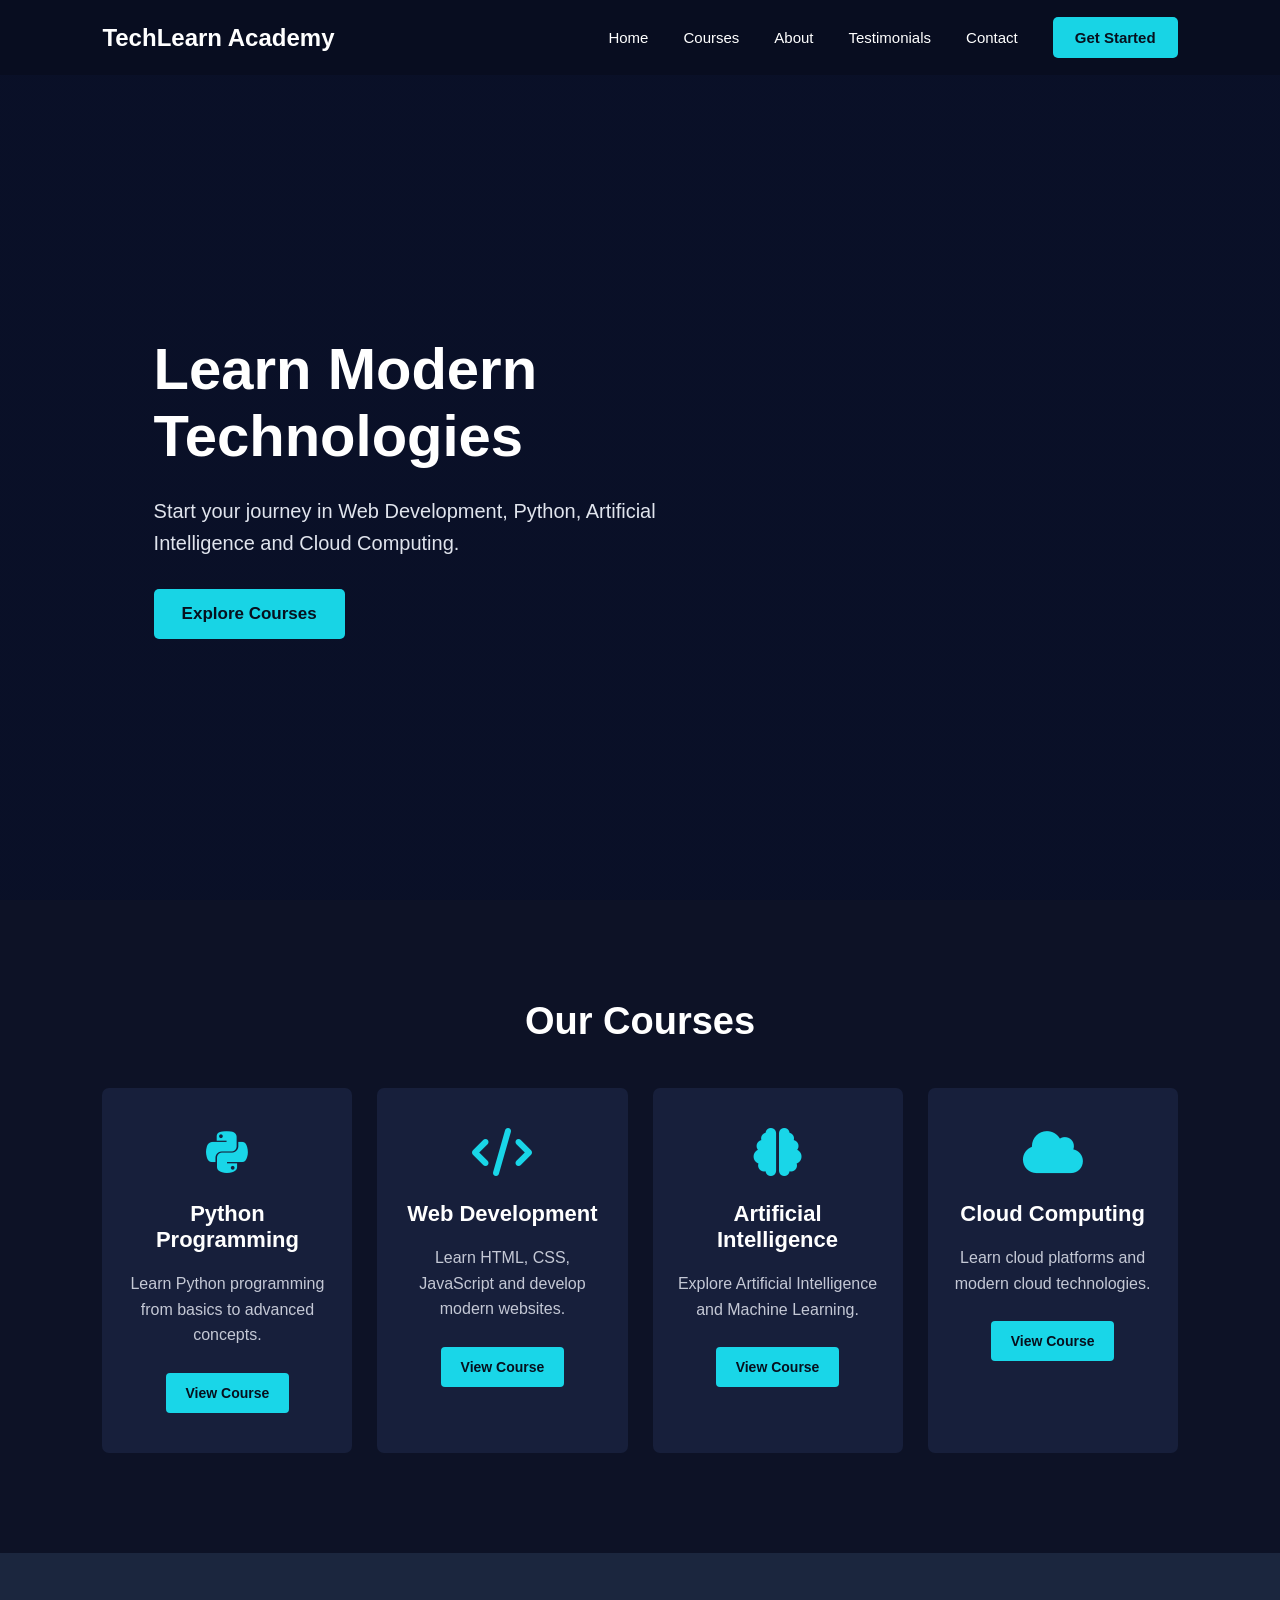
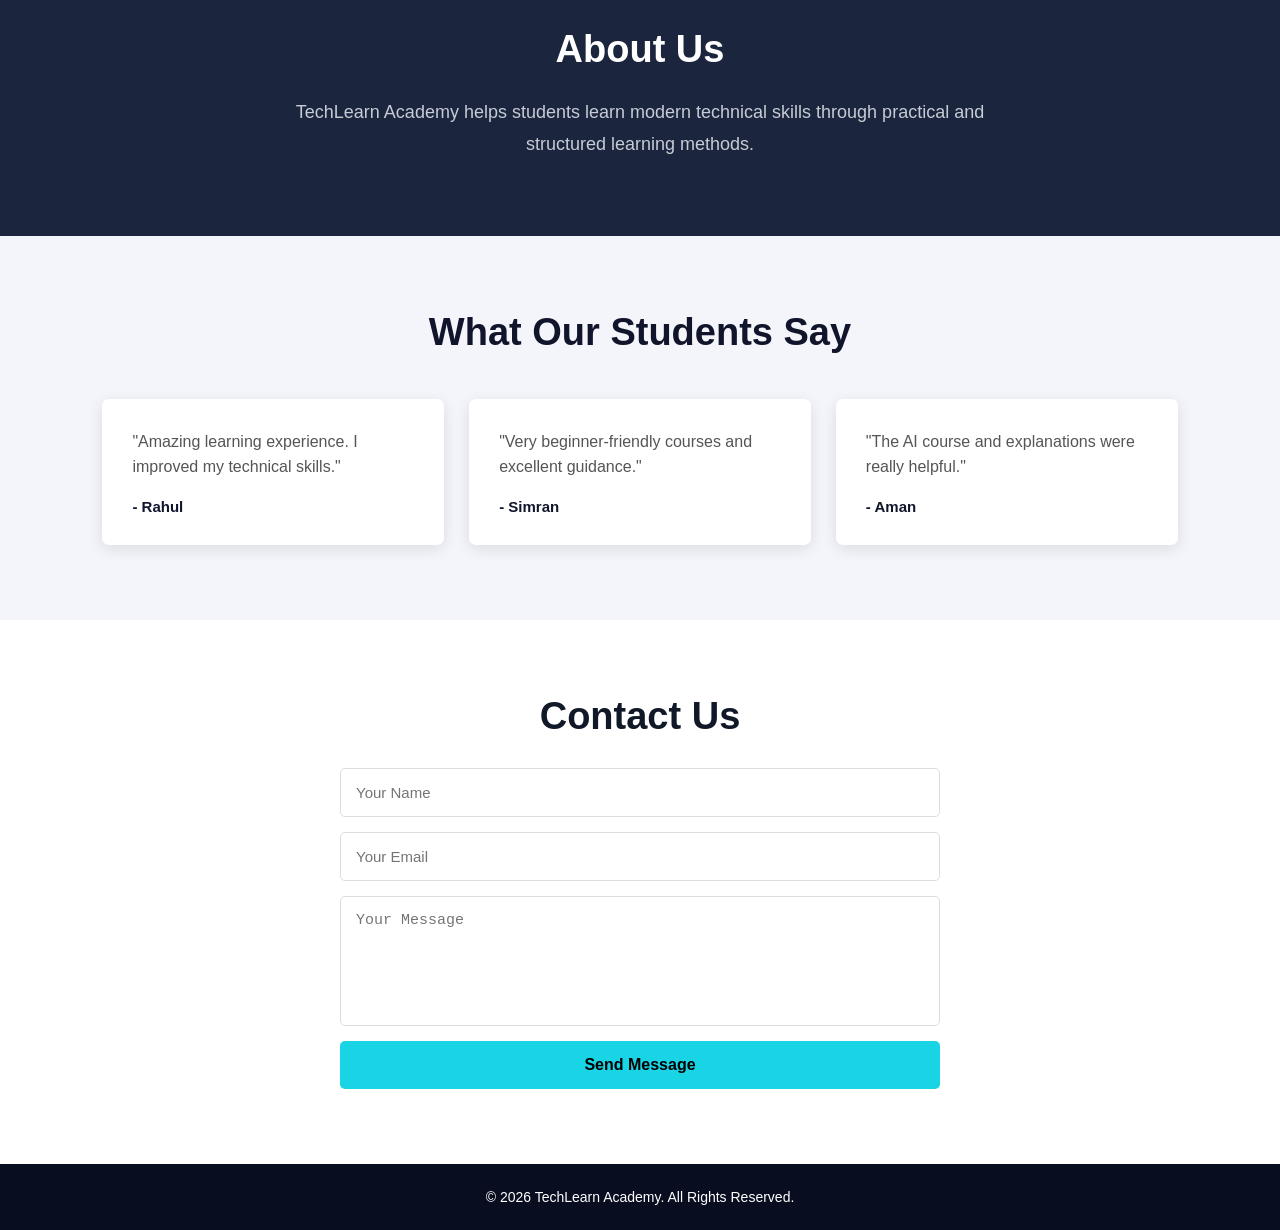
<file: index.html>
<!DOCTYPE html>
<html lang="en">

<head>
    <meta charset="UTF-8">
    <meta name="viewport" content="width=device-width, initial-scale=1.0">

    <title>TechLearn Academy</title>

    <link rel="stylesheet" href="style.css">

    <!-- Font Awesome Icons -->
    <link rel="stylesheet"
        href="https://cdnjs.cloudflare.com/ajax/libs/font-awesome/6.5.1/css/all.min.css">
</head>

<body>

    <!-- Navbar -->
    <nav class="navbar">

        <div class="logo">
            TechLearn Academy
        </div>

        <ul class="nav-links">

            <li>
                <a href="#home">Home</a>
            </li>

            <li>
                <a href="#courses">Courses</a>
            </li>

            <li>
                <a href="#about">About</a>
            </li>

            <li>
                <a href="#testimonials">Testimonials</a>
            </li>

            <li>
                <a href="#contact">Contact</a>
            </li>

            <li>
                <a href="#courses" class="get-started">
                    Get Started
                </a>
            </li>

        </ul>

    </nav>


    <!-- Hero Section -->

    <section id="home" class="hero">

        <div class="hero-content">

            <h1>
                Learn Modern Technologies
            </h1>

            <p>
                Start your journey in Web Development, Python, Artificial Intelligence and Cloud Computing.
            </p>

            <a href="#courses" class="btn">
                Explore Courses
            </a>

        </div>

    </section>


    <!-- Courses Section -->

    <section id="courses" class="courses-section">

        <h2>Our Courses</h2>

        <div class="course-container">


            <!-- Python -->

            <div class="course-card">

                <i class="fa-brands fa-python course-icon"></i>

                <h3>Python Programming</h3>

                <p>
                    Learn Python programming from basics to advanced concepts.
                </p>

                <a href="python.html" class="small-btn">
                    View Course
                </a>

            </div>


            <!-- Web Development -->

            <div class="course-card">

                <i class="fa-solid fa-code course-icon"></i>

                <h3>Web Development</h3>

                <p>
                    Learn HTML, CSS, JavaScript and develop modern websites.
                </p>

                <a href="web.html" class="small-btn">
                    View Course
                </a>

            </div>


            <!-- AI -->

            <div class="course-card">

                <i class="fa-solid fa-brain course-icon"></i>

                <h3>Artificial Intelligence</h3>

                <p>
                    Explore Artificial Intelligence and Machine Learning.
                </p>

                <a href="ai.html" class="small-btn">
                    View Course
                </a>

            </div>


            <!-- Cloud -->

            <div class="course-card">

                <i class="fa-solid fa-cloud course-icon"></i>

                <h3>Cloud Computing</h3>

                <p>
                    Learn cloud platforms and modern cloud technologies.
                </p>

                <a href="cloud.html" class="small-btn">
                    View Course
                </a>

            </div>

        </div>

    </section>


    <!-- About Section -->

    <section id="about" class="about-section">

        <h2>About Us</h2>

        <p>
            TechLearn Academy helps students learn modern technical skills
            through practical and structured learning methods.
        </p>

    </section>


    <!-- Testimonials -->

    <section id="testimonials" class="testimonials-section">

        <h2>What Our Students Say</h2>

        <div class="testimonial-container">


            <div class="testimonial-card">

                <p>
                    "Amazing learning experience. I improved my technical skills."
                </p>

                <h4>- Rahul</h4>

            </div>


            <div class="testimonial-card">

                <p>
                    "Very beginner-friendly courses and excellent guidance."
                </p>

                <h4>- Simran</h4>

            </div>


            <div class="testimonial-card">

                <p>
                    "The AI course and explanations were really helpful."
                </p>

                <h4>- Aman</h4>

            </div>

        </div>

    </section>


    <!-- Contact Section -->

    <section id="contact" class="contact-section">

        <h2>Contact Us</h2>

        <form
    id="contactForm"
    action="https://formspree.io/f/mnjeoklr"
    method="POST">

    <input
        type="text"
        id="name"
        name="name"
        placeholder="Your Name"
        required>

    <input
        type="email"
        id="email"
        name="email"
        placeholder="Your Email"
        required>

    <textarea
        id="message"
        name="message"
        placeholder="Your Message"
        required></textarea>

    <button type="submit">
        Send Message
    </button>

</form>

    </section>


    <!-- Footer -->

    <footer>

        <p>
            © 2026 TechLearn Academy. All Rights Reserved.
        </p>

    </footer>


    <script src="script.js"></script>

</body>

</html>
</file>
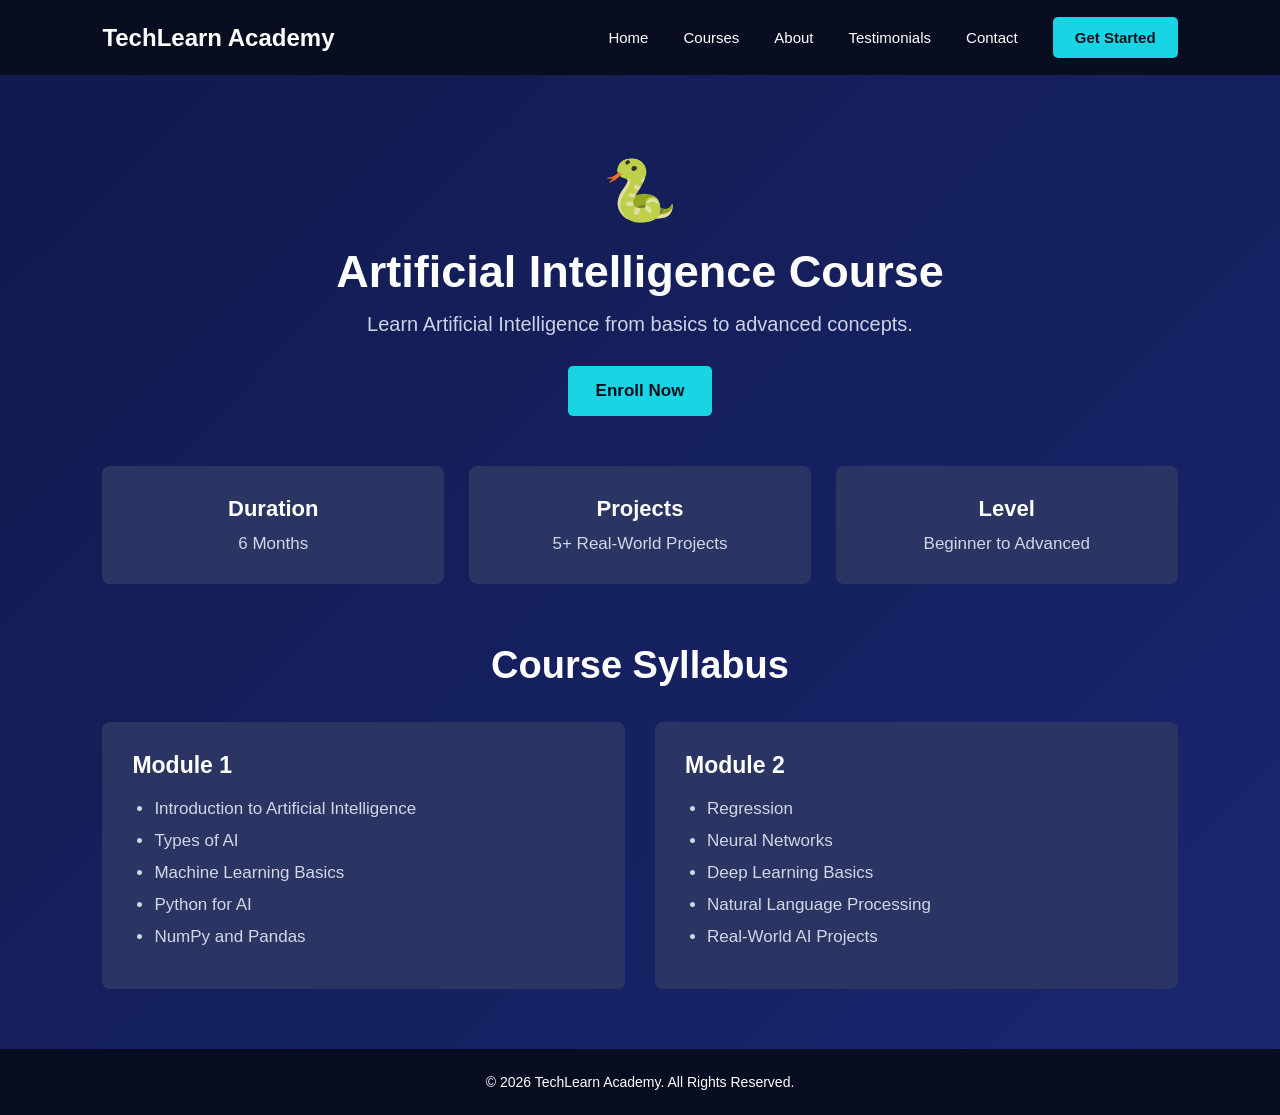
<file: ai.html>
<!DOCTYPE html>
<html lang="en">

<head>

    <meta charset="UTF-8">

    <meta name="viewport"
        content="width=device-width, initial-scale=1.0">

    <title>Artificial Intelligence Course</title>

    <link rel="stylesheet"
        href="style.css">

</head>

<body>


    <nav class="navbar">

        <div class="logo">
            TechLearn Academy
        </div>

        <ul class="nav-links">

            <li>
                <a href="index.html">
                    Home
                </a>
            </li>

            <li>
                <a href="index.html#courses">
                    Courses
                </a>
            </li>

            <li>
                <a href="index.html#about">
                    About
                </a>
            </li>

            <li>
                <a href="index.html#testimonials">
                    Testimonials
                </a>
            </li>

            <li>
                <a href="index.html#contact">
                    Contact
                </a>
            </li>

            <li>
                <a href="index.html#courses"
                    class="get-started">

                    Get Started

                </a>
            </li>

        </ul>

    </nav>


    <section class="course-detail">

        <div class="course-detail-header">

            <div class="course-detail-icon">
                🐍
            </div>

            <h1>
                Artificial Intelligence Course
            </h1>

            <p>
                Learn Artificial Intelligence from basics to advanced concepts.
            </p>

            <a href="index.html#contact"
                class="btn">

                Enroll Now

            </a>

        </div>


        <div class="course-info">

            <div>
                <h3>Duration</h3>
                <p>6 Months</p>
            </div>

            <div>
                <h3>Projects</h3>
                <p>5+ Real-World Projects</p>
            </div>

            <div>
                <h3>Level</h3>
                <p>Beginner to Advanced</p>
            </div>

        </div>


        <h2 id="syllabus">
            Course Syllabus
        </h2>


        <div class="modules">

            <div class="module">

                <h3>Module 1</h3>

                <ul>

                    <li>Introduction to Artificial Intelligence</li>

                    <li>Types of AI</li>

                    <li>Machine Learning Basics</li>

                    <li>Python for AI</li>

                    <li>NumPy and Pandas</li>

                </ul>

            </div>


            <div class="module">

                <h3>Module 2</h3>

                <ul>

                    <li>Regression</li>

                    <li>Neural Networks</li>

                    <li>Deep Learning Basics</li>

                    <li>Natural Language Processing</li>

                    <li>Real-World AI Projects</li>

                </ul>

            </div>

        </div>

    </section>


    <footer>

        <p>
            © 2026 TechLearn Academy. All Rights Reserved.
        </p>

    </footer>


</body>

</html>
</file>
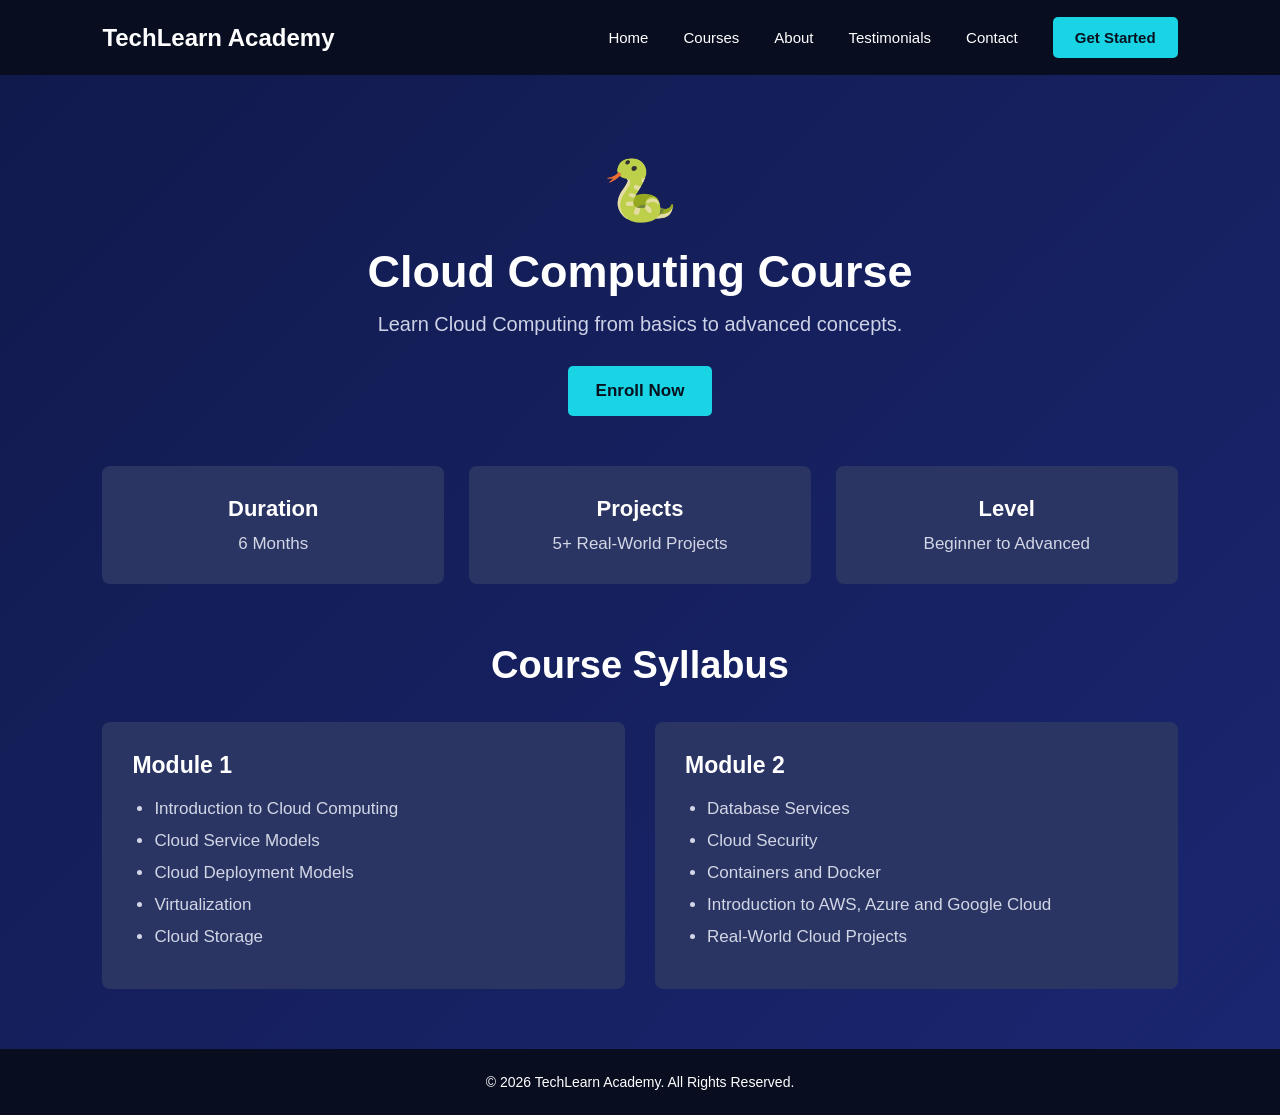
<file: cloud.html>
<!DOCTYPE html>
<html lang="en">

<head>

    <meta charset="UTF-8">

    <meta name="viewport"
        content="width=device-width, initial-scale=1.0">

    <title>Cloud Computing Course</title>

    <link rel="stylesheet"
        href="style.css">

</head>

<body>


    <nav class="navbar">

        <div class="logo">
            TechLearn Academy
        </div>

        <ul class="nav-links">

            <li>
                <a href="index.html">
                    Home
                </a>
            </li>

            <li>
                <a href="index.html#courses">
                    Courses
                </a>
            </li>

            <li>
                <a href="index.html#about">
                    About
                </a>
            </li>

            <li>
                <a href="index.html#testimonials">
                    Testimonials
                </a>
            </li>

            <li>
                <a href="index.html#contact">
                    Contact
                </a>
            </li>

            <li>
                <a href="index.html#courses"
                    class="get-started">

                    Get Started

                </a>
            </li>

        </ul>

    </nav>


    <section class="course-detail">

        <div class="course-detail-header">

            <div class="course-detail-icon">
                🐍
            </div>

            <h1>
                Cloud Computing Course
            </h1>

            <p>
                Learn Cloud Computing from basics to advanced concepts.
            </p>

            <a href="index.html#contact"
                class="btn">

                Enroll Now

            </a>

        </div>


        <div class="course-info">

            <div>
                <h3>Duration</h3>
                <p>6 Months</p>
            </div>

            <div>
                <h3>Projects</h3>
                <p>5+ Real-World Projects</p>
            </div>

            <div>
                <h3>Level</h3>
                <p>Beginner to Advanced</p>
            </div>

        </div>


        <h2 id="syllabus">
            Course Syllabus
        </h2>


        <div class="modules">

            <div class="module">

                <h3>Module 1</h3>

                <ul>

                    <li>Introduction to Cloud Computing</li>

                    <li>Cloud Service Models</li>

                    <li>Cloud Deployment Models</li>

                    <li>Virtualization</li>

                    <li>Cloud Storage</li>

                </ul>

            </div>


            <div class="module">

                <h3>Module 2</h3>

                <ul>

                    <li>Database Services</li>

                    <li>Cloud Security</li>

                    <li>Containers and Docker</li>

                    <li>Introduction to AWS, Azure and Google Cloud</li>

                    <li>Real-World Cloud Projects</li>

                </ul>

            </div>

        </div>

    </section>


    <footer>

        <p>
            © 2026 TechLearn Academy. All Rights Reserved.
        </p>

    </footer>


</body>

</html>
</file>
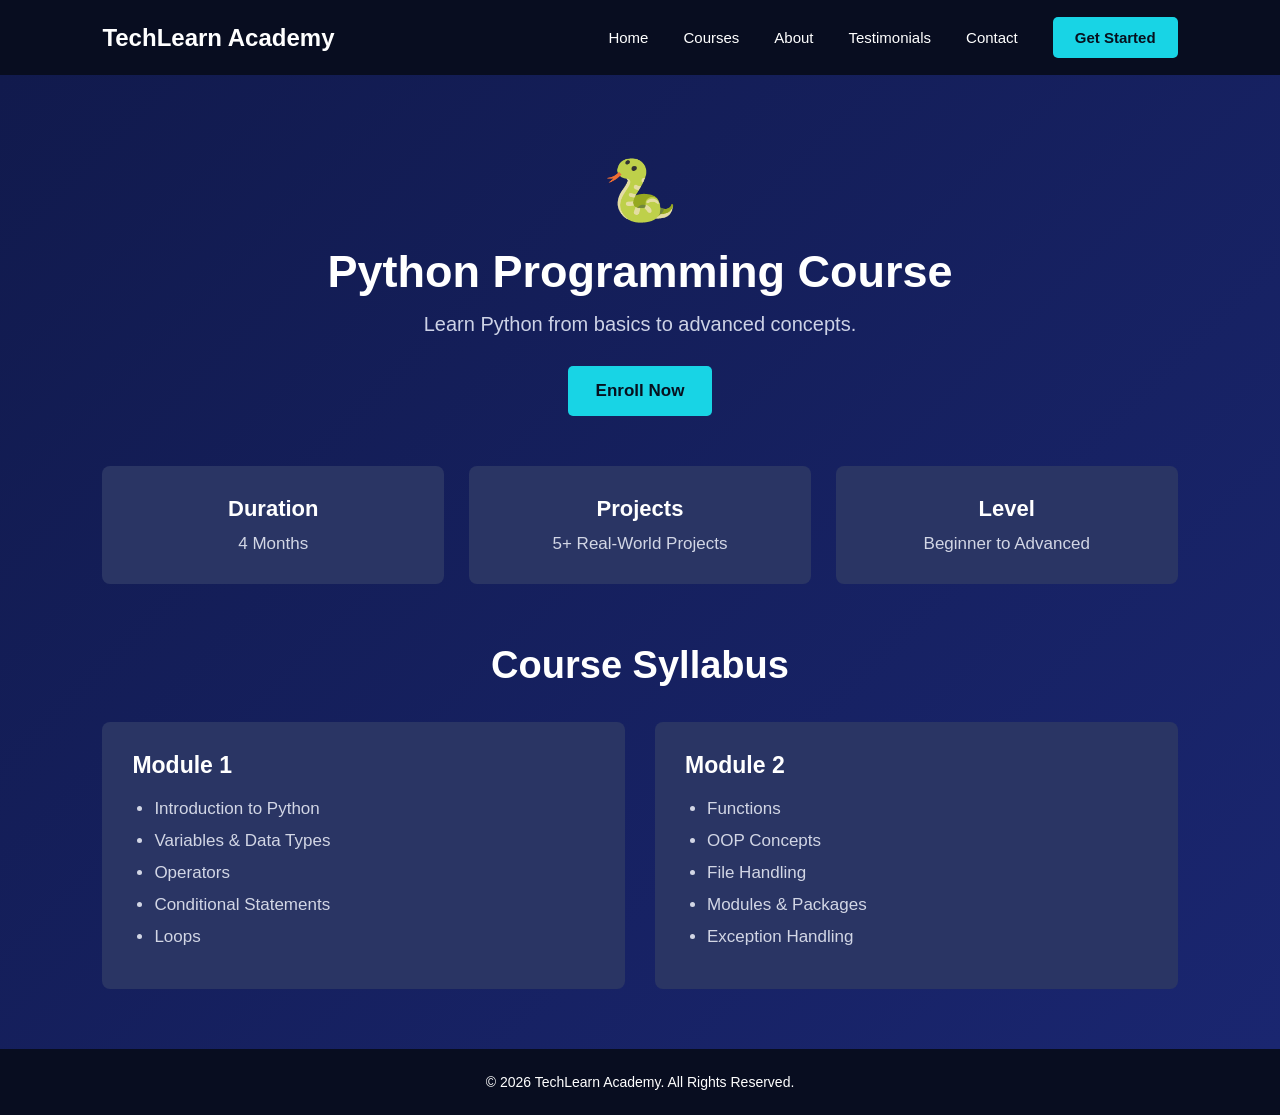
<file: python.html>
<!DOCTYPE html>
<html lang="en">

<head>

    <meta charset="UTF-8">

    <meta name="viewport"
        content="width=device-width, initial-scale=1.0">

    <title>Python Programming Course</title>

    <link rel="stylesheet"
        href="style.css">

</head>

<body>


    <nav class="navbar">

        <div class="logo">
            TechLearn Academy
        </div>

        <ul class="nav-links">

            <li>
                <a href="index.html">
                    Home
                </a>
            </li>

            <li>
                <a href="index.html#courses">
                    Courses
                </a>
            </li>

            <li>
                <a href="index.html#about">
                    About
                </a>
            </li>

            <li>
                <a href="index.html#testimonials">
                    Testimonials
                </a>
            </li>

            <li>
                <a href="index.html#contact">
                    Contact
                </a>
            </li>

            <li>
                <a href="index.html#courses"
                    class="get-started">

                    Get Started

                </a>
            </li>

        </ul>

    </nav>


    <section class="course-detail">

        <div class="course-detail-header">

            <div class="course-detail-icon">
                🐍
            </div>

            <h1>
                Python Programming Course
            </h1>

            <p>
                Learn Python from basics to advanced concepts.
            </p>

            <a href="index.html#contact"
                class="btn">

                Enroll Now

            </a>

        </div>


        <div class="course-info">

            <div>
                <h3>Duration</h3>
                <p>4 Months</p>
            </div>

            <div>
                <h3>Projects</h3>
                <p>5+ Real-World Projects</p>
            </div>

            <div>
                <h3>Level</h3>
                <p>Beginner to Advanced</p>
            </div>

        </div>


        <h2 id="syllabus">
            Course Syllabus
        </h2>


        <div class="modules">

            <div class="module">

                <h3>Module 1</h3>

                <ul>

                    <li>Introduction to Python</li>

                    <li>Variables & Data Types</li>

                    <li>Operators</li>

                    <li>Conditional Statements</li>

                    <li>Loops</li>

                </ul>

            </div>


            <div class="module">

                <h3>Module 2</h3>

                <ul>

                    <li>Functions</li>

                    <li>OOP Concepts</li>

                    <li>File Handling</li>

                    <li>Modules & Packages</li>

                    <li>Exception Handling</li>

                </ul>

            </div>

        </div>

    </section>


    <footer>

        <p>
            © 2026 TechLearn Academy. All Rights Reserved.
        </p>

    </footer>


</body>

</html>
</file>
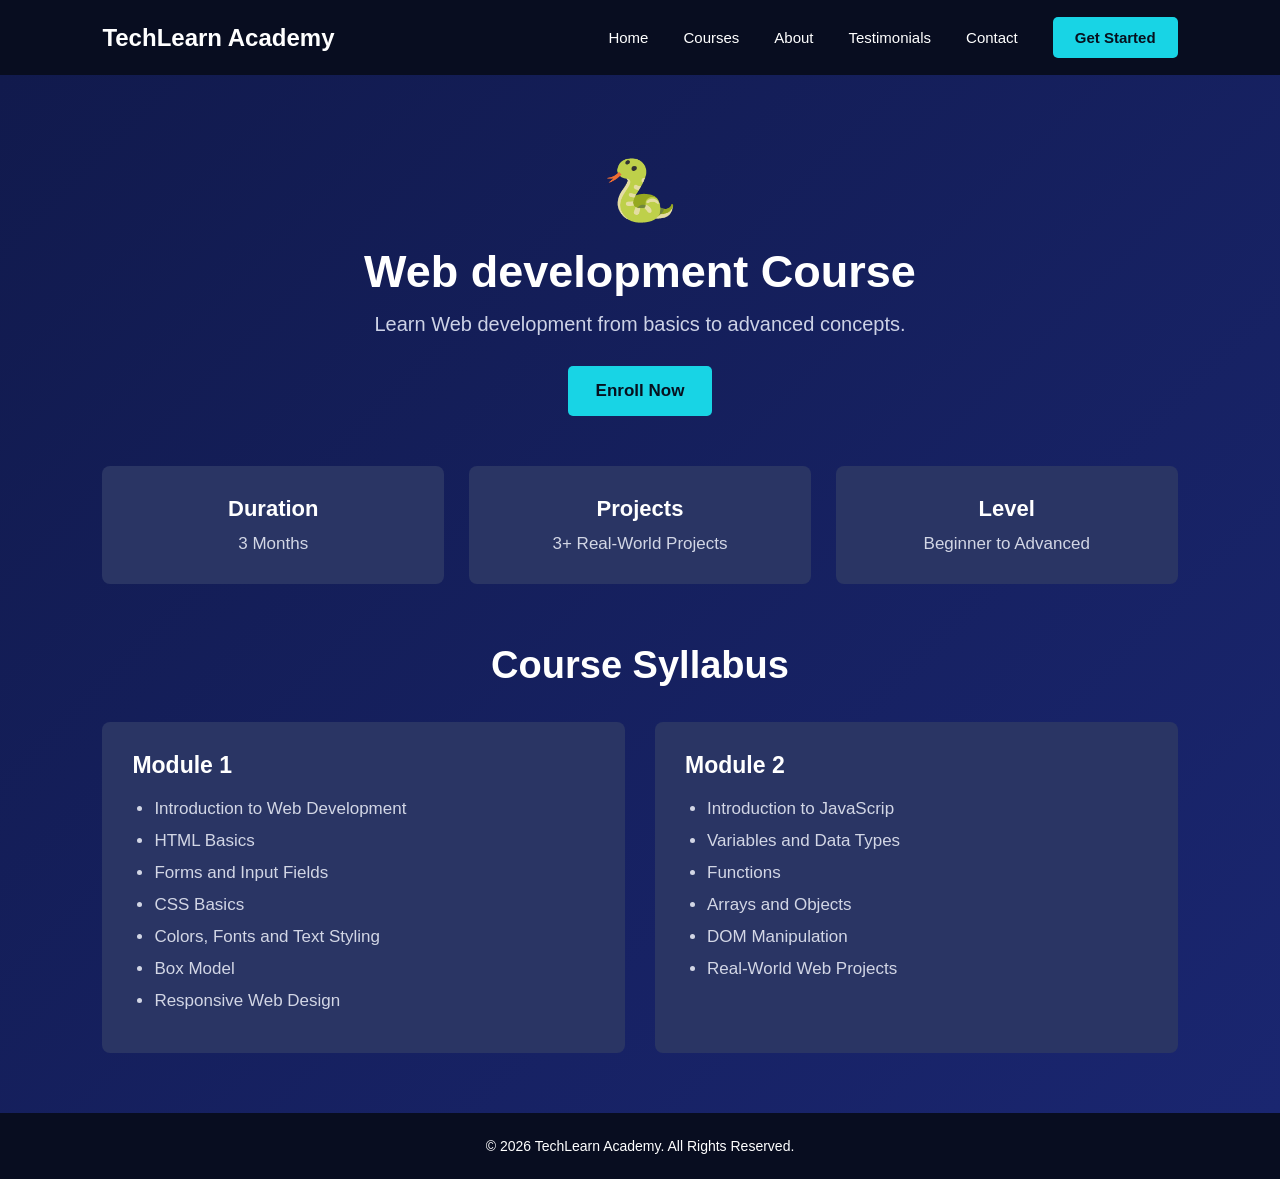
<file: web.html>
<!DOCTYPE html>
<html lang="en">

<head>

    <meta charset="UTF-8">

    <meta name="viewport"
        content="width=device-width, initial-scale=1.0">

    <title>Web development Course</title>

    <link rel="stylesheet"
        href="style.css">

</head>

<body>


    <nav class="navbar">

        <div class="logo">
            TechLearn Academy
        </div>

        <ul class="nav-links">

            <li>
                <a href="index.html">
                    Home
                </a>
            </li>

            <li>
                <a href="index.html#courses">
                    Courses
                </a>
            </li>

            <li>
                <a href="index.html#about">
                    About
                </a>
            </li>

            <li>
                <a href="index.html#testimonials">
                    Testimonials
                </a>
            </li>

            <li>
                <a href="index.html#contact">
                    Contact
                </a>
            </li>

            <li>
                <a href="index.html#courses"
                    class="get-started">

                    Get Started

                </a>
            </li>

        </ul>

    </nav>


    <section class="course-detail">

        <div class="course-detail-header">

            <div class="course-detail-icon">
                🐍
            </div>

            <h1>
                Web development Course
            </h1>

            <p>
                Learn Web development from basics to advanced concepts.
            </p>

            <a href="index.html#contact"
                class="btn">

                Enroll Now

            </a>

        </div>


        <div class="course-info">

            <div>
                <h3>Duration</h3>
                <p>3 Months</p>
            </div>

            <div>
                <h3>Projects</h3>
                <p>3+ Real-World Projects</p>
            </div>

            <div>
                <h3>Level</h3>
                <p>Beginner to Advanced</p>
            </div>

        </div>


        <h2 id="syllabus">
            Course Syllabus
        </h2>


        <div class="modules">

            <div class="module">

                <h3>Module 1</h3>

                <ul>

                    <li>Introduction to Web Development</li>

                    <li>HTML Basics</li>

                    <li>Forms and Input Fields</li>

                    <li>CSS Basics</li>

                    <li>Colors, Fonts and Text Styling</li>

                    <li>Box Model</li>

                    <li>Responsive Web Design</li>

                </ul>

            </div>


            <div class="module">

                <h3>Module 2</h3>

                <ul>

                    <li>Introduction to JavaScrip</li>

                    <li>Variables and Data Types</li>

                    <li>Functions</li>

                    <li>Arrays and Objects</li>

                    <li>DOM Manipulation</li>

                    <li>Real-World Web Projects</li>

                </ul>

            </div>

        </div>

    </section>


    <footer>

        <p>
            © 2026 TechLearn Academy. All Rights Reserved.
        </p>

    </footer>


</body>

</html>
</file>
<file: style.css>
* {
    margin: 0;
    padding: 0;
    box-sizing: border-box;
}

body {
    font-family: Arial, sans-serif;
    color: #ffffff;
    background: #0d1226;
}


/* ================= NAVBAR ================= */

.navbar {
    height: 75px;
    background: #080d20;

    display: flex;
    align-items: center;
    justify-content: space-between;

    padding: 0 8%;
}

.logo {
    font-size: 24px;
    font-weight: bold;
}

.nav-links {
    display: flex;
    align-items: center;
    gap: 35px;
    list-style: none;
}

.nav-links a {
    text-decoration: none;
    color: white;
    font-size: 15px;
}

.nav-links a:hover {
    color: #20d9ed;
}

.get-started {
    background: #18d4e5;
    color: #07101e !important;

    padding: 12px 22px;
    border-radius: 5px;

    font-weight: bold;
}


/* ================= HERO / HOME ================= */

.hero {
    min-height: calc(100vh - 75px);

    display: flex;
    justify-content: flex-start;
    align-items: center;

    padding: 80px 12%;

    background:
        linear-gradient(
            rgba(8, 15, 40, 0.70),
            rgba(8, 15, 40, 0.70)
        ),
        url("https://images.unsplash.com/photo-1518770660439-4636190af475")
        center/cover no-repeat;
}

.hero-content {
    max-width: 600px;
}

.hero-content h1 {
    font-size: 58px;
    line-height: 1.15;
    margin-bottom: 25px;
}

.hero-content p {
    font-size: 20px;
    line-height: 1.6;
    color: #e0e4ed;

    margin-bottom: 30px;
}

.btn {
    display: inline-block;

    text-decoration: none;

    background: #18d4e5;
    color: #07101e;

    padding: 15px 28px;

    border-radius: 5px;

    font-size: 17px;
    font-weight: bold;
}

.btn:hover {
    background: #0db4c4;
}


/* ================= COURSES ================= */

.courses-section {
    background: #0d1226;

    padding: 100px 8%;

    text-align: center;
}

h2 {
    font-size: 38px;
    margin-bottom: 45px;
}

.course-container {
    display: grid;

    grid-template-columns:
        repeat(4, 1fr);

    gap: 25px;
}

.course-card {
    background: #171f3b;

    padding: 40px 25px;

    border-radius: 7px;

    min-height: 280px;

    transition: 0.3s;
}

.course-card:hover {
    transform: translateY(-8px);

    background: #1d294a;
}

.course-icon {
    color: #19d6e8;

    font-size: 48px;

    margin-bottom: 25px;
}

.course-card h3 {
    font-size: 22px;

    margin-bottom: 18px;
}

.course-card p {
    font-size: 16px;

    color: #c4c8d5;

    line-height: 1.6;

    margin-bottom: 25px;
}

.small-btn {
    display: inline-block;

    text-decoration: none;

    background: #19d6e8;

    color: #07101e;

    font-size: 14px;

    padding: 12px 20px;

    border-radius: 4px;

    font-weight: bold;
}


/* ================= ABOUT ================= */

.about-section {
    background: #1b263e;

    text-align: center;

    padding: 75px 20%;
}

.about-section h2 {
    margin-bottom: 25px;
}

.about-section p {
    color: #c7cbd5;

    font-size: 18px;

    line-height: 1.8;
}


/* ================= TESTIMONIALS ================= */

.testimonials-section {
    background: #f4f5fa;

    color: #10152c;

    padding: 75px 8%;

    text-align: center;
}

.testimonial-container {
    display: grid;

    grid-template-columns:
        repeat(3, 1fr);

    gap: 25px;
}

.testimonial-card {
    background: white;

    padding: 30px;

    border-radius: 7px;

    box-shadow:
        0 4px 15px
        rgba(0, 0, 0, 0.1);

    text-align: left;
}

.testimonial-card p {
    font-size: 16px;

    color: #555;

    line-height: 1.6;

    margin-bottom: 18px;
}

.testimonial-card h4 {
    font-size: 15px;
}


/* ================= CONTACT ================= */

.contact-section {
    background: white;

    color: #111827;

    padding: 75px 20%;

    text-align: center;
}

.contact-section h2 {
    margin-bottom: 30px;
}

#contactForm {
    max-width: 600px;

    margin: auto;

    display: flex;

    flex-direction: column;

    gap: 15px;
}

#contactForm input,
#contactForm textarea {
    padding: 15px;

    border: 1px solid #ddd;

    border-radius: 5px;

    font-size: 15px;
}

#contactForm textarea {
    height: 130px;

    resize: none;
}

#contactForm button {
    border: none;

    background: #18d4e5;

    padding: 15px;

    cursor: pointer;

    font-size: 16px;

    font-weight: bold;

    border-radius: 5px;
}


/* ================= FOOTER ================= */

footer {
    background: #080d20;

    text-align: center;

    padding: 25px;

    font-size: 14px;
}


/* ================= RESPONSIVE ================= */

@media (max-width: 1000px) {

    .course-container {
        grid-template-columns:
            repeat(2, 1fr);
    }

    .hero-content h1 {
        font-size: 48px;
    }
}


@media (max-width: 700px) {

    .navbar {
        padding: 0 4%;
    }

    .nav-links {
        gap: 12px;
    }

    .nav-links a {
        font-size: 12px;
    }

    .course-container {
        grid-template-columns: 1fr;
    }

    .testimonial-container {
        grid-template-columns: 1fr;
    }

    .hero {
        min-height: calc(100vh - 75px);
        padding: 70px 8%;
    }

    .hero-content h1 {
        font-size: 40px;
    }

    .hero-content p {
        font-size: 17px;
    }

    .about-section,
    .contact-section {
        padding: 60px 8%;
    }
}

/* ================= COURSE DETAIL PAGE ================= */

.course-detail {
    min-height: calc(100vh - 75px);

    padding: 80px 8% 60px;

    background:
        linear-gradient(
            135deg,
            #111a4d,
            #1a2670
        );

    text-align: center;
}

.course-detail-header {
    margin-bottom: 50px;
}

.course-detail-icon {
    font-size: 60px;
    margin-bottom: 20px;
}

.course-detail-header h1 {
    font-size: 45px;
    margin-bottom: 15px;
}

.course-detail-header p {
    color: #cdd2e6;
    font-size: 20px;
    margin-bottom: 30px;
}

.course-info {
    display: grid;

    grid-template-columns:
        repeat(3, 1fr);

    gap: 25px;

    margin-bottom: 60px;
}

.course-info div {
    background: #2a3564;

    padding: 30px;

    border-radius: 8px;
}

.course-info h3 {
    font-size: 22px;
    margin-bottom: 12px;
}

.course-info p {
    font-size: 17px;
    color: #d2d6e5;
}

.course-detail h2 {
    font-size: 38px;
    margin-bottom: 35px;
}

.modules {
    display: grid;

    grid-template-columns:
        repeat(2, 1fr);

    gap: 30px;

    margin-top: 20px;
}

.module {
    background: #2a3564;

    padding: 30px;

    text-align: left;

    border-radius: 8px;
}

.module h3 {
    font-size: 23px;

    margin-bottom: 20px;
}

.module ul {
    padding-left: 22px;
}

.module li {
    font-size: 17px;

    color: #d2d6e5;

    margin-bottom: 12px;
}


/* ================= COURSE PAGE RESPONSIVE ================= */

@media (max-width: 700px) {

    .course-info,
    .modules {
        grid-template-columns: 1fr;
    }

    .course-detail-header h1 {
        font-size: 32px;
    }

    .course-detail-header p {
        font-size: 16px;
    }
}
</file>
